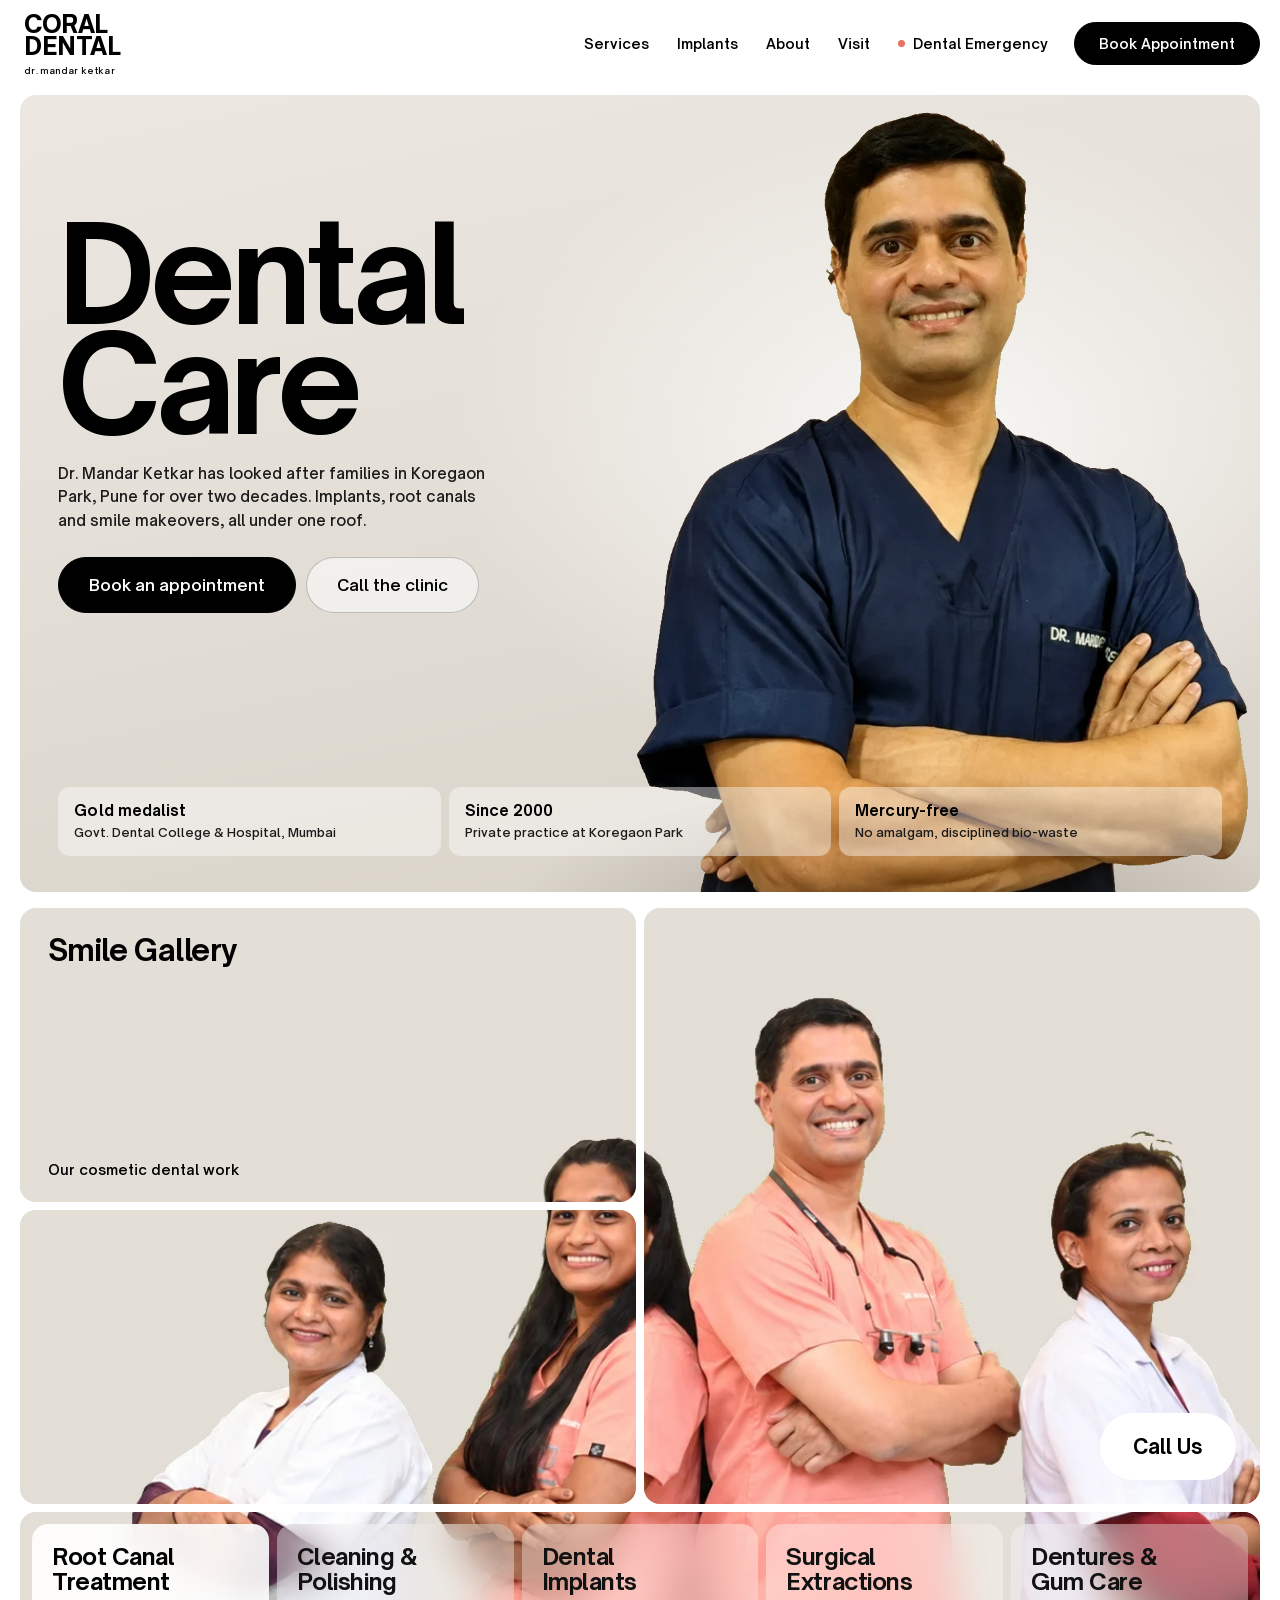
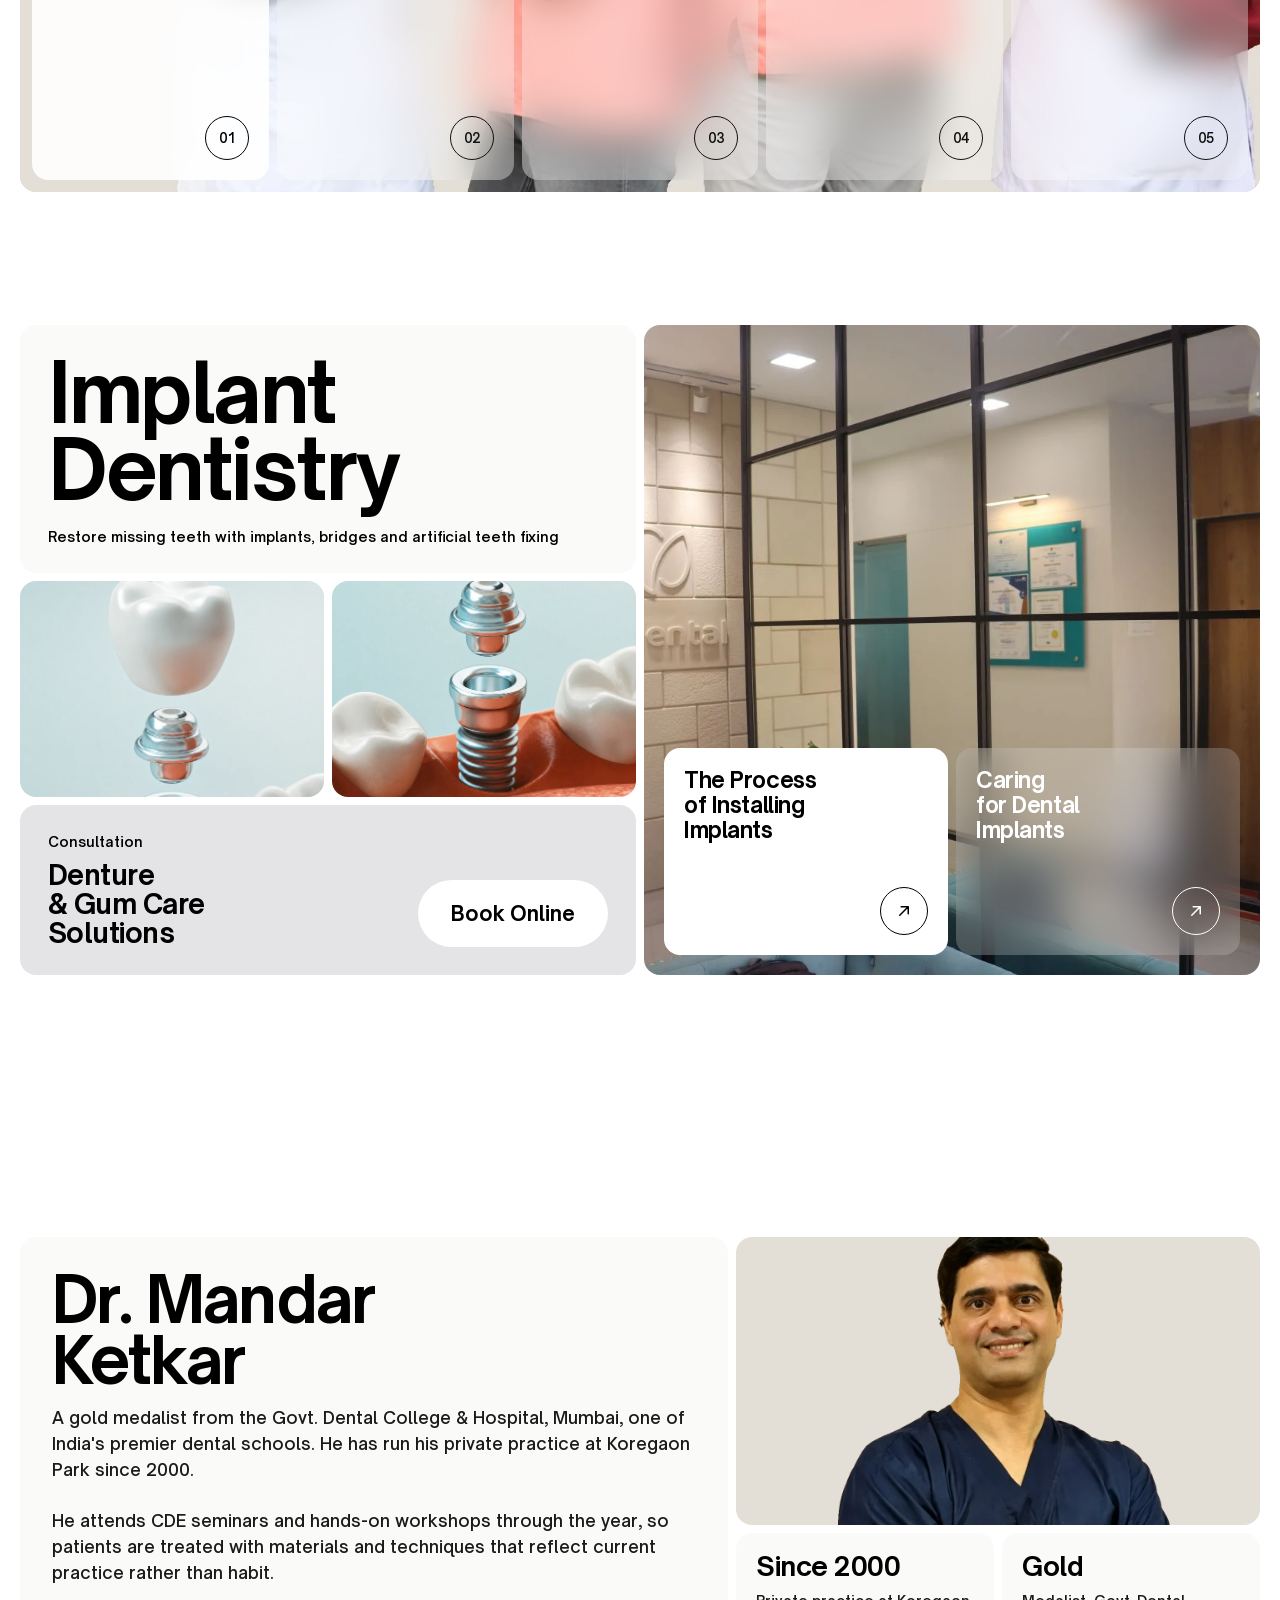
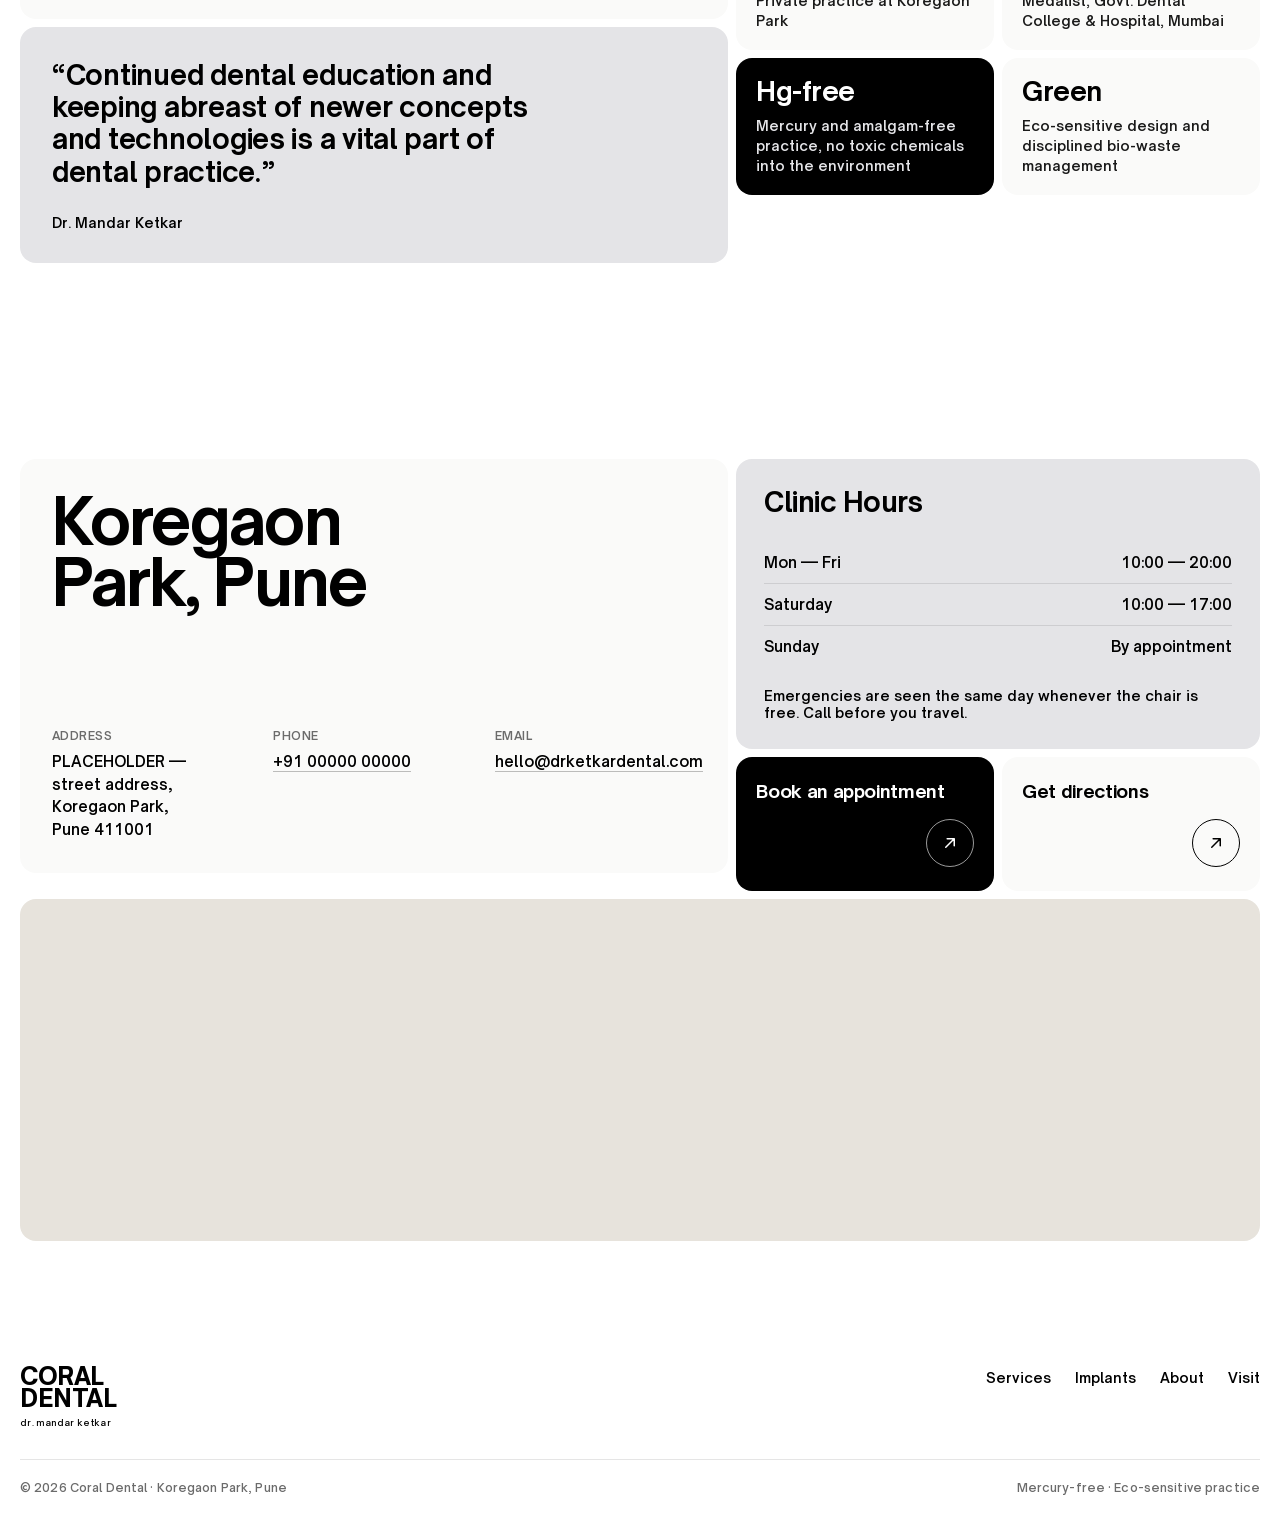
<file: index.html>
<!DOCTYPE html>
<html lang="en">
<head>
<script>document.documentElement.className = 'js';</script>
<meta charset="utf-8">
<meta name="viewport" content="width=device-width, initial-scale=1, viewport-fit=cover">
<title>Coral Dental — Dr. Mandar Ketkar · Implant &amp; Family Dentistry, Koregaon Park, Pune</title>
<meta name="description" content="Coral Dental, the practice of Dr. Mandar Ketkar, gold medalist from Govt. Dental College &amp; Hospital, Mumbai. Implants, root canals, smile makeovers and gentle family dentistry at Koregaon Park, Pune since 2000. Mercury-free practice.">
<meta name="theme-color" content="#ffffff">
<!-- PLACEHOLDER canonical — repoint at the clinic's own domain once it is live -->
<link rel="canonical" href="https://skipary.github.io/Drketan/">

<!-- Open Graph / social -->
<meta property="og:type" content="website">
<meta property="og:title" content="Coral Dental, Dr. Mandar Ketkar · Koregaon Park, Pune">
<meta property="og:description" content="Professional dental care with modern equipment and gentle hands. Implants, root canals and smile makeovers since 2000.">
<meta property="og:image" content="https://skipary.github.io/Drketan/assets/img/clinic-interior.webp">
<meta property="og:url" content="https://skipary.github.io/Drketan/">
<meta name="twitter:card" content="summary_large_image">

<link rel="icon" href="data:image/svg+xml,%3Csvg xmlns='http://www.w3.org/2000/svg' viewBox='0 0 32 32'%3E%3Crect width='32' height='32' rx='8' fill='%23E8705F'/%3E%3Ctext x='16' y='23' font-family='system-ui,sans-serif' font-size='18' font-weight='800' fill='%23fff' text-anchor='middle'%3EC%3C/text%3E%3C/svg%3E">

<!-- Open Sauce One is self-hosted (see assets/fonts/OFL.txt) — the design's
     typeface, real weights, no third-party font CDN. -->
<link rel="preload" as="font" type="font/woff2" href="assets/fonts/open-sauce-one-600.woff2" crossorigin>
<link rel="preload" as="font" type="font/woff2" href="assets/fonts/open-sauce-one-700.woff2" crossorigin>
<link rel="preload" as="image" href="assets/img/hero-doctor.webp" fetchpriority="high">
<link rel="stylesheet" href="styles/base.css">
<link rel="stylesheet" href="styles/sections.css">
<link rel="stylesheet" href="styles/content.css">
<link rel="stylesheet" href="styles/interaction.css">
</head>
<body>

<!--
  ─────────────────────────────────────────────────────────────
  TODO before go-live — replace the placeholder contact details.
  They appear in: the JSON-LD block below, the .site-header,
  the #visit section, the booking dialog and the footer.
  Search for "PLACEHOLDER" to find every one.
  ─────────────────────────────────────────────────────────────
-->
<script type="application/ld+json">
{
  "@context": "https://schema.org",
  "@type": "Dentist",
  "name": "Coral Dental",
  "description": "Family and implant dentistry at Koregaon Park, Pune. Mercury-free, eco-sensitive practice run by Dr. Mandar Ketkar since 2000.",
  "url": "https://skipary.github.io/Drketan/",
  "image": "https://skipary.github.io/Drketan/assets/img/clinic-interior.webp",
  "telephone": "+91-00000-00000",
  "priceRange": "₹₹",
  "address": {
    "@type": "PostalAddress",
    "streetAddress": "PLACEHOLDER — street address",
    "addressLocality": "Koregaon Park, Pune",
    "addressRegion": "Maharashtra",
    "postalCode": "411001",
    "addressCountry": "IN"
  },
  "founder": { "@type": "Person", "name": "Dr. Mandar Ketkar", "jobTitle": "Dental Surgeon" },
  "medicalSpecialty": "Dentistry",
  "availableService": [
    { "@type": "MedicalProcedure", "name": "Root Canal Treatment" },
    { "@type": "MedicalProcedure", "name": "Cleaning & Polishing" },
    { "@type": "MedicalProcedure", "name": "Dental Implants" },
    { "@type": "MedicalProcedure", "name": "Surgical Extractions" },
    { "@type": "MedicalProcedure", "name": "Dentures & Gum Care" }
  ],
  "openingHoursSpecification": [
    { "@type": "OpeningHoursSpecification", "dayOfWeek": ["Monday","Tuesday","Wednesday","Thursday","Friday"], "opens": "10:00", "closes": "20:00" },
    { "@type": "OpeningHoursSpecification", "dayOfWeek": "Saturday", "opens": "10:00", "closes": "17:00" }
  ]
}
</script>

<a class="skip-link" href="#main">Skip to content</a>

<header class="site-header" id="siteHeader">
  <a class="logo" href="#top" aria-label="Coral Dental — home">
    <span class="logo__line">Coral</span>
    <span class="logo__line">Dental</span>
    <span class="logo__sub">dr. mandar ketkar</span>
  </a>

  <nav class="site-nav" id="siteNav" aria-label="Primary">
    <a href="#services">Services</a>
    <a href="#implants">Implants</a>
    <a href="#about">About</a>
    <a href="#visit">Visit</a>
    <!-- PLACEHOLDER phone -->
    <a class="nav-emergency" href="tel:+910000000000"><span class="pulse" aria-hidden="true"></span>Dental Emergency</a>
    <button class="btn btn--dark" data-book>Book Appointment</button>
  </nav>

  <button class="nav-toggle" id="navToggle" aria-expanded="false" aria-controls="siteNav" aria-label="Open menu">
    <span></span><span></span>
  </button>
</header>

<main id="main">

  <!-- ── 1. Hero ─────────────────────────────────────────── -->
  <section class="sect sect--hero" id="top" data-sect="1">
    <div class="hero-panel">
      <div class="hero-glow" aria-hidden="true"></div>
      <div class="mask" data-mask="1" data-mobile-pos="50% 100%" data-mobile-size="contain"></div>
      <div class="hero-ground" aria-hidden="true"></div>

      <div class="hero-block">
        <h1 class="hero-title">
          <span class="rise" style="--i:0">Dental</span>
          <span class="rise" style="--i:1">Care</span>
        </h1>
        <p class="hero-lede rise" style="--i:2">Dr. Mandar Ketkar has looked after families in Koregaon Park, Pune for over two decades. Implants, root canals and smile makeovers, all under one roof.</p>
        <div class="hero-cta rise" style="--i:3">
          <button class="btn btn--dark btn--lg" data-book>Book an appointment</button>
          <!-- PLACEHOLDER phone -->
          <a class="btn btn--ghost btn--lg" href="tel:+910000000000">Call the clinic</a>
        </div>
      </div>

      <ul class="hero-proof rise" style="--i:4">
        <li><strong>Gold medalist</strong><span>Govt. Dental College &amp; Hospital, Mumbai</span></li>
        <li><strong>Since 2000</strong><span>Private practice at Koregaon Park</span></li>
        <li><strong>Mercury-free</strong><span>No amalgam, disciplined bio-waste</span></li>
      </ul>
    </div>
  </section>

  <!-- ── 2. Team + services ──────────────────────────────── -->
  <section class="sect sect--services" id="services" data-sect="2" aria-labelledby="servicesHeading">
    <div class="services-grid">

      <div class="tile tile--gallery">
        <div class="mask" data-mask="2" data-focal="0.5" data-mobile-pos="50% 0%" data-mobile-size="118% auto"></div>
        <h2 class="tile__title" id="servicesHeading">Smile Gallery</h2>
        <span class="tile__note">Our cosmetic dental work</span>
      </div>

      <div class="tile tile--call">
        <div class="mask" data-mask="2" data-focal="0.5" data-mobile-pos="58% 14%"></div>
        <!-- PLACEHOLDER phone -->
        <a class="btn btn--light tile__cta" href="tel:+910000000000">Call Us</a>
      </div>

      <!-- No caption here: the type was covering two of the team's faces. -->
      <div class="tile tile--makeover">
        <div class="mask" data-mask="2" data-focal="0.5"></div>
      </div>

      <div class="tile tile--treatments">
        <div class="mask" data-mask="2" data-focal="0.5" data-mobile-pos="50% 26%"></div>
        <ul class="treatments">
          <li class="treatment treatment--solid"><h3>Root Canal <br>Treatment</h3><span class="treatment__num">01</span></li>
          <li class="treatment"><h3>Cleaning &amp; <br>Polishing</h3><span class="treatment__num">02</span></li>
          <li class="treatment"><h3>Dental <br>Implants</h3><span class="treatment__num">03</span></li>
          <li class="treatment"><h3>Surgical <br>Extractions</h3><span class="treatment__num">04</span></li>
          <li class="treatment"><h3>Dentures &amp; <br>Gum Care</h3><span class="treatment__num">05</span></li>
        </ul>
      </div>

    </div>
  </section>

  <!-- ── 3. Implant dentistry ────────────────────────────── -->
  <section class="sect sect--implants" id="implants" data-sect="3" aria-labelledby="implantsHeading">
    <div class="implants-grid">

      <div class="implants-col">
        <div class="card card--paper implants-intro">
          <h2 class="display" id="implantsHeading">Implant<br>Dentistry</h2>
          <p class="card__note">Restore missing teeth with implants, bridges and artificial teeth fixing</p>
        </div>

        <div class="implants-shots">
          <figure><img src="assets/img/implant-1.webp" alt="Close-up of a dental implant crown being seated" loading="lazy" width="1280" height="1280"></figure>
          <figure><img src="assets/img/implant-2.webp" alt="Cross-section showing a titanium implant post in the jaw" loading="lazy" width="1280" height="1280"></figure>
        </div>

        <div class="card card--mist implants-consult">
          <div>
            <p class="card__note">Consultation</p>
            <h3 class="card__heading">Denture<br>&amp; Gum Care<br>Solutions</h3>
          </div>
          <button class="btn btn--light" data-book>Book Online</button>
        </div>
      </div>

      <div class="implants-photo">
        <img src="assets/img/clinic-interior.webp" alt="Reception and waiting area at Coral Dental" loading="lazy" width="1280" height="853">
        <div class="photo-cards">
          <article class="photo-card">
            <h4>The Process<br>of Installing<br>Implants</h4>
            <span class="arrow" aria-hidden="true"><svg width="14" height="14" viewBox="0 0 14 14" fill="none"><path d="M1 7h12m0 0L8 2m5 5L8 12" stroke="currentColor" stroke-width="1.5" stroke-linecap="round" stroke-linejoin="round"/></svg></span>
          </article>
          <article class="photo-card photo-card--glass">
            <h4>Caring<br>for Dental<br>Implants</h4>
            <span class="arrow" aria-hidden="true"><svg width="14" height="14" viewBox="0 0 14 14" fill="none"><path d="M1 7h12m0 0L8 2m5 5L8 12" stroke="currentColor" stroke-width="1.5" stroke-linecap="round" stroke-linejoin="round"/></svg></span>
          </article>
        </div>
      </div>

    </div>
  </section>

  <!-- ── 4. About Dr. Ketkar ─────────────────────────────── -->
  <section class="sect sect--about" id="about" data-sect="4" aria-labelledby="aboutHeading">
    <div class="about-grid">

      <div class="about-col">
        <div class="card card--paper about-bio">
          <div>
            <h2 class="display display--tight" id="aboutHeading">Dr. Mandar<br>Ketkar</h2>
            <p class="prose">A gold medalist from the Govt. Dental College &amp; Hospital, Mumbai, one of India's premier dental schools. He has run his private practice at Koregaon Park since 2000.</p>
          </div>
          <p class="prose">He attends CDE seminars and hands-on workshops through the year, so patients are treated with materials and techniques that reflect current practice rather than habit.</p>
        </div>

        <blockquote class="card card--mist about-quote">
          <p>“Continued dental education and keeping abreast of newer concepts and technologies is a vital part of dental practice.”</p>
          <cite>Dr. Mandar Ketkar</cite>
        </blockquote>
      </div>

      <div class="about-col">
        <div class="about-portrait">
          <img src="assets/img/hero-doctor.webp" alt="Portrait of Dr. Mandar Ketkar" loading="lazy" width="1254" height="1254">
        </div>

        <div class="facts">
          <div class="fact"><span class="fact__value">Since 2000</span><span class="fact__label">Private practice at Koregaon Park</span></div>
          <div class="fact"><span class="fact__value">Gold</span><span class="fact__label">Medalist, Govt. Dental College &amp; Hospital, Mumbai</span></div>
          <div class="fact fact--dark"><span class="fact__value">Hg-free</span><span class="fact__label">Mercury and amalgam-free practice, no toxic chemicals into the environment</span></div>
          <div class="fact"><span class="fact__value">Green</span><span class="fact__label">Eco-sensitive design and disciplined bio-waste management</span></div>
        </div>
      </div>

    </div>
  </section>

  <!-- ── 5. Visit ────────────────────────────────────────── -->
  <section class="sect sect--visit" id="visit" data-sect="5" aria-labelledby="visitHeading">
    <div class="visit-grid">

      <div class="card card--paper visit-intro">
        <div>
          <h2 class="display display--tight" id="visitHeading">Koregaon<br>Park, Pune</h2>
        </div>
        <dl class="visit-details">
          <div>
            <dt>Address</dt>
            <!-- PLACEHOLDER address -->
            <dd>PLACEHOLDER — street address,<br>Koregaon Park, Pune 411001</dd>
          </div>
          <div>
            <dt>Phone</dt>
            <!-- PLACEHOLDER phone -->
            <dd><a href="tel:+910000000000">+91 00000 00000</a></dd>
          </div>
          <div>
            <dt>Email</dt>
            <!-- PLACEHOLDER email -->
            <dd><a href="mailto:hello@drketkardental.com">hello@drketkardental.com</a></dd>
          </div>
        </dl>
      </div>

      <div class="visit-col">
        <div class="card card--mist visit-hours">
          <h3 class="card__heading">Clinic Hours</h3>
          <ul class="hours">
            <li><span>Mon — Fri</span><span>10:00 — 20:00</span></li>
            <li><span>Saturday</span><span>10:00 — 17:00</span></li>
            <li><span>Sunday</span><span>By appointment</span></li>
          </ul>
          <p class="card__note">Emergencies are seen the same day whenever the chair is free. Call before you travel.</p>
        </div>

        <div class="visit-actions">
          <button class="card card--dark action" data-book>
            <span class="action__label">Book an appointment</span>
            <span class="arrow arrow--light" aria-hidden="true"><svg width="14" height="14" viewBox="0 0 14 14" fill="none"><path d="M1 7h12m0 0L8 2m5 5L8 12" stroke="currentColor" stroke-width="1.5" stroke-linecap="round" stroke-linejoin="round"/></svg></span>
          </button>
          <!-- PLACEHOLDER map query -->
          <a class="card card--paper action" href="https://www.google.com/maps/search/?api=1&query=Dr+Ketkar+Dental+Clinic+Koregaon+Park+Pune" target="_blank" rel="noopener">
            <span class="action__label">Get directions</span>
            <span class="arrow" aria-hidden="true"><svg width="14" height="14" viewBox="0 0 14 14" fill="none"><path d="M1 7h12m0 0L8 2m5 5L8 12" stroke="currentColor" stroke-width="1.5" stroke-linecap="round" stroke-linejoin="round"/></svg></span>
          </a>
        </div>
      </div>

      <div class="visit-map">
        <!-- PLACEHOLDER map query — swap for the clinic's exact pin -->
        <iframe
          title="Map showing Coral Dental in Koregaon Park, Pune"
          src="https://www.google.com/maps?q=Koregaon%20Park%2C%20Pune&output=embed"
          loading="lazy" referrerpolicy="no-referrer-when-downgrade"></iframe>
      </div>

    </div>
  </section>

</main>

<footer class="site-footer">
  <div class="footer-top">
    <a class="logo logo--footer" href="#top">
      <span class="logo__line">Coral</span>
      <span class="logo__line">Dental</span>
      <span class="logo__sub">dr. mandar ketkar</span>
    </a>
    <nav class="footer-nav" aria-label="Footer">
      <a href="#services">Services</a>
      <a href="#implants">Implants</a>
      <a href="#about">About</a>
      <a href="#visit">Visit</a>
    </nav>
  </div>
  <div class="footer-bottom">
    <span>© <span id="year">2026</span> Coral Dental · Koregaon Park, Pune</span>
    <span>Mercury-free · Eco-sensitive practice</span>
  </div>
</footer>

<!-- Booking: no backend, so the form hands off to WhatsApp or the phone -->
<dialog class="booking" id="booking" aria-labelledby="bookingTitle">
  <div class="booking__grabber" aria-hidden="true"></div>
  <form method="dialog" class="booking__close-form">
    <button class="booking__close" aria-label="Close">&times;</button>
  </form>
  <h2 class="card__heading" id="bookingTitle">Book an<br>appointment</h2>
  <p class="card__note">Send the details straight to the clinic — we confirm the slot by reply.</p>
  <form class="booking__form" id="bookingForm">
    <label>Your name
      <input type="text" name="name" required autocomplete="name" placeholder="Full name">
    </label>
    <label>Phone
      <input type="tel" name="phone" required autocomplete="tel" inputmode="tel" placeholder="+91 00000 00000">
    </label>
    <label>Treatment
      <select name="treatment">
        <option>General check-up</option>
        <option>Root canal treatment</option>
        <option>Cleaning &amp; polishing</option>
        <option>Dental implants</option>
        <option>Surgical extraction</option>
        <option>Dentures &amp; gum care</option>
        <option>Smile makeover</option>
        <option>Dental emergency</option>
      </select>
    </label>
    <label>Preferred date
      <input type="date" name="date">
    </label>
    <div class="booking__actions">
      <button type="submit" class="btn btn--dark">Send on WhatsApp</button>
      <!-- PLACEHOLDER phone -->
      <a class="btn btn--outline" href="tel:+910000000000">Call the clinic</a>
    </div>
  </form>
</dialog>

<script src="scripts/main.js" defer></script>
<script src="scripts/booking-sheet.js" defer></script>
</body>
</html>
</file>
<file: styles/base.css>
/* ==========================================================================
   base.css — design tokens, reset, shared primitives, header, footer, dialog
   Tokens mirror the Claude Design handoff: 16px radii, 8px gutters, 20px rails.
   ========================================================================== */

/* Open Sauce One by Marcelo Magalhães, SIL OFL 1.1 — assets/fonts/OFL.txt.
   Subset to latin; only the five weights the site actually uses. */
@font-face { font-family: 'Open Sauce One'; src: url('../assets/fonts/open-sauce-one-400.woff2') format('woff2'); font-weight: 400; font-style: normal; font-display: swap; }
@font-face { font-family: 'Open Sauce One'; src: url('../assets/fonts/open-sauce-one-500.woff2') format('woff2'); font-weight: 500; font-style: normal; font-display: swap; }
@font-face { font-family: 'Open Sauce One'; src: url('../assets/fonts/open-sauce-one-600.woff2') format('woff2'); font-weight: 600; font-style: normal; font-display: swap; }
@font-face { font-family: 'Open Sauce One'; src: url('../assets/fonts/open-sauce-one-700.woff2') format('woff2'); font-weight: 700; font-style: normal; font-display: swap; }
@font-face { font-family: 'Open Sauce One'; src: url('../assets/fonts/open-sauce-one-800.woff2') format('woff2'); font-weight: 800; font-style: normal; font-display: swap; }

:root {
  --ink:        #000;
  --ink-soft:   #1a1a1a;
  --ink-mute:   #6b6b6b;
  --paper:      #fafaf9;   /* light card */
  --mist:       #e4e4e7;   /* grey card */
  --sand:       #e3ded6;   /* photo backdrop */
  --sand-warm:  #e7e3dc;
  --white:      #fff;

  /* The clinic is named Coral and the team wears it — sampled from the
     scrubs in team-section2.webp. Accent only; too light for body text. */
  --coral:      #e8705f;
  --coral-deep: #b8442f;   /* passes AA on light surfaces */

  --gap:  8px;
  --rail: 20px;
  --r:    16px;
  --r-pill: 9999px;

  --header-h: 96px;
  --ease: cubic-bezier(0.16, 1, 0.3, 1);

  --fs-body: 14px;
  --fs-prose: 17px;

  /* One tracking ramp: the larger the type, the tighter it sets. */
  --track-display: -.03em;
  --track-head:    -.02em;
  --track-sub:     -.01em;

  /* Space between a heading and what follows it, and between blocks. */
  --space-head: 14px;
  --space-block: 26px;
}

@media (max-width: 900px) {
  :root { --rail: 12px; --header-h: 84px; }
}

*, *::before, *::after { box-sizing: border-box; }

html {
  scroll-behavior: smooth;
  scroll-padding-top: calc(var(--header-h) + 8px);
  -webkit-text-size-adjust: 100%;
}

body {
  margin: 0;
  background: var(--white);
  color: var(--ink);
  font-family: 'Open Sauce One', system-ui, -apple-system, sans-serif;
  font-size: var(--fs-body);
  -webkit-font-smoothing: antialiased;
  -moz-osx-font-smoothing: grayscale;
  overflow-x: hidden;
}

h1, h2, h3, h4, p, figure, blockquote, dl, dd { margin: 0; }

/* Headings set their own last line rather than leaving a one-word orphan. */
h1, h2, h3, h4, .action__label, .hero-proof strong {
  text-wrap: balance;
  letter-spacing: var(--track-head);
}
p, dd, li, cite, figcaption { text-wrap: pretty; }
ul { margin: 0; padding: 0; list-style: none; }
img { max-width: 100%; display: block; }
button { font: inherit; color: inherit; }

a { color: inherit; text-decoration: none; transition: color .2s; }
a:hover { color: var(--ink-mute); }

:focus-visible {
  outline: 2px solid var(--ink);
  outline-offset: 3px;
  border-radius: 4px;
}

/* Browser chrome ships with defaults that belong to no design system.
   Selection, caret, scrollbar and numerals are part of the page too. */
::selection { background: var(--coral); color: var(--white); }
::-moz-selection { background: var(--coral); color: var(--white); }

html {
  caret-color: var(--ink);
  scrollbar-width: thin;
  scrollbar-color: rgba(0, 0, 0, .32) transparent;
}
::-webkit-scrollbar { width: 10px; height: 10px; }
::-webkit-scrollbar-track { background: transparent; }
::-webkit-scrollbar-thumb {
  background: rgba(0, 0, 0, .26);
  border: 3px solid var(--white);
  border-radius: var(--r-pill);
}
::-webkit-scrollbar-thumb:hover { background: rgba(0, 0, 0, .45); }

.skip-link {
  position: fixed; top: 8px; left: 8px; z-index: 200;
  padding: 10px 16px; background: var(--ink); color: var(--white);
  border-radius: var(--r-pill); font-weight: 600;
  transform: translateY(-200%); transition: transform .2s;
}
.skip-link:focus-visible { transform: none; color: var(--white); }

/* ── Buttons ────────────────────────────────────────────────────────────── */

.btn {
  display: inline-flex; align-items: center; justify-content: center;
  border: 1px solid transparent; border-radius: var(--r-pill);
  font-family: inherit; font-weight: 600; white-space: nowrap; cursor: pointer;
  transition: background-color .2s, color .2s, transform .2s, border-color .2s;
}
.btn--dark {
  padding: 12px 24px; font-size: 14px;
  background: var(--ink); border-color: var(--ink); color: var(--white);
}
.btn--dark:hover { background: var(--white); color: var(--ink); }

.btn--light {
  padding: 20px 32px; font-size: 20px; font-weight: 700;
  background: var(--white); color: var(--ink);
}
.btn--light:hover { transform: scale(1.05); color: var(--ink); }

.btn--outline {
  padding: 12px 24px; font-size: 14px;
  background: transparent; border-color: var(--ink); color: var(--ink);
}
.btn--outline:hover { background: var(--ink); color: var(--white); }

.btn--ghost {
  background: rgba(255, 255, 255, .55);
  border-color: rgba(0, 0, 0, .22);
  color: var(--ink);
  backdrop-filter: blur(10px);
  -webkit-backdrop-filter: blur(10px);
}
.btn--ghost:hover { background: var(--ink); border-color: var(--ink); color: var(--white); }

.btn--lg { padding: 17px 30px; font-size: 16px; }

/* ── Entrance ───────────────────────────────────────────────────────────── */
/* Guarded on html.js so a failed script can never leave the hero blank. */

.js .rise { opacity: 0; transform: translateY(20px); }
.js [data-ready] .rise { animation: rise .75s var(--ease) forwards; animation-delay: calc(var(--i, 0) * 75ms); }
@keyframes rise { to { opacity: 1; transform: none; } }

/* ── Header ─────────────────────────────────────────────────────────────── */

.site-header {
  position: fixed; top: 0; left: 0; right: 0; z-index: 50;
  display: flex; align-items: center; justify-content: space-between;
  padding: 12px var(--rail) 12px 24px;
  background: rgba(255, 255, 255, .82);
  backdrop-filter: blur(12px);
  -webkit-backdrop-filter: blur(12px);
  transition: transform .35s var(--ease), box-shadow .3s;
}
.site-header[data-hidden] { transform: translateY(-102%); }
.site-header[data-scrolled] { box-shadow: 0 1px 0 rgba(0, 0, 0, .07); }

.logo { display: flex; flex-direction: column; }
.logo:hover { color: inherit; }
.logo__line {
  font-size: 24px; font-weight: 800; text-transform: uppercase;
  letter-spacing: -.02em; line-height: 1;
}
.logo__line + .logo__line { margin-top: -2px; }
.logo__sub { font-size: 9px; font-weight: 500; line-height: 1; margin-top: 8px; letter-spacing: .04em; }

.site-nav { display: flex; align-items: center; gap: 24px; }
/* padding keeps text links at a 24px minimum tap target */
.site-nav > a { display: inline-flex; align-items: center; min-height: 26px; padding: 5px 2px; font-size: 14px; font-weight: 600; }

.nav-emergency { display: inline-flex; align-items: center; gap: 8px; }
.pulse {
  width: 7px; height: 7px; border-radius: 50%; background: var(--coral);
  box-shadow: 0 0 0 0 rgba(232, 112, 95, .6);
  animation: pulse 2s infinite;
}
@keyframes pulse {
  70%  { box-shadow: 0 0 0 8px rgba(232, 112, 95, 0); }
  100% { box-shadow: 0 0 0 0 rgba(232, 112, 95, 0); }
}

.nav-toggle {
  display: none;
  width: 44px; height: 44px; padding: 0;
  background: none; border: 1px solid var(--ink); border-radius: var(--r-pill);
  cursor: pointer;
}
.nav-toggle span {
  display: block; width: 18px; height: 1.5px; margin: 4px auto;
  background: var(--ink); transition: transform .3s var(--ease), opacity .2s;
}
.nav-toggle[aria-expanded="true"] span:first-child { transform: translateY(5.5px) rotate(45deg); }
.nav-toggle[aria-expanded="true"] span:last-child  { transform: translateY(-5.5px) rotate(-45deg); }

@media (max-width: 900px) {
  .nav-toggle { display: block; }
  .site-nav {
    position: fixed; inset: var(--header-h) 0 auto 0;
    flex-direction: column; align-items: stretch; gap: 0;
    padding: 8px var(--rail) 20px;
    background: rgba(255, 255, 255, .98);
    backdrop-filter: blur(16px);
    -webkit-backdrop-filter: blur(16px);
    box-shadow: 0 20px 40px -24px rgba(0, 0, 0, .35);
    transform: translateY(-8px); opacity: 0; visibility: hidden;
    transition: opacity .25s var(--ease), transform .25s var(--ease), visibility .25s;
  }
  .site-nav[data-open] { transform: none; opacity: 1; visibility: visible; }
  .site-nav > a { padding: 16px 4px; font-size: 20px; font-weight: 700; border-bottom: 1px solid rgba(0, 0, 0, .08); }
  .site-nav .btn--dark { margin-top: 16px; padding: 16px 24px; font-size: 16px; }
}

/* ── Footer ─────────────────────────────────────────────────────────────── */

.site-footer { padding: 64px var(--rail) 28px; }
.footer-top {
  display: flex; flex-wrap: wrap; align-items: flex-start;
  justify-content: space-between; gap: 32px;
  padding-bottom: 32px; border-bottom: 1px solid rgba(0, 0, 0, .1);
}
.footer-nav { display: flex; flex-wrap: wrap; gap: 8px 24px; font-size: 14px; font-weight: 600; }
.footer-nav a { display: inline-flex; align-items: center; min-height: 26px; }
.footer-bottom {
  display: flex; flex-wrap: wrap; justify-content: space-between; gap: 8px;
  padding-top: 20px; font-size: 12px; font-weight: 500; color: var(--ink-mute);
}

/* ── Booking dialog ─────────────────────────────────────────────────────── */

.booking {
  width: min(440px, calc(100vw - 24px));
  padding: 32px; border: none; border-radius: var(--r);
  background: var(--paper); color: var(--ink);
}
.booking::backdrop { background: rgba(0, 0, 0, .45); backdrop-filter: blur(4px); }
.booking[open] { animation: dialog-in .35s var(--ease); }
.booking__grabber { display: none; }

/* ── The sheet ───────────────────────────────────────────────────────────
   On a phone the dialog becomes a surface the thumb owns, so it arrives
   from the bottom edge and leaves the same way. scripts/booking-sheet.js
   drives the transform; the translateY below is only the resting place it
   starts from, and is gated on html.js so a dead script cannot hide it. */

@media (max-width: 700px) {
  .booking {
    width: 100%;
    max-width: none;
    max-height: 86vh;
    margin: auto auto 0;
    padding: 12px 20px calc(26px + env(safe-area-inset-bottom));
    border-radius: 22px 22px 0 0;
    overflow-y: auto;
    overscroll-behavior: contain;
  }
  .js .booking { transform: translateY(100%); }
  .booking[open] { animation: none; }

  /* the scrim thins as the sheet is thrown, so dimming follows the thumb */
  .booking::backdrop { background: rgba(0, 0, 0, calc(var(--dim, 1) * .5)); }

  .booking__grabber {
    display: block;
    width: 40px;
    height: 4px;
    margin: 2px auto 16px;
    border-radius: var(--r-pill);
    background: rgba(0, 0, 0, .22);
  }
  .booking__close-form { top: 20px; }
}
@keyframes dialog-in { from { opacity: 0; transform: translateY(12px) scale(.98); } }

.booking__close-form { position: absolute; top: 16px; right: 16px; }
.booking__close {
  width: 36px; height: 36px; padding: 0; font-size: 22px; line-height: 1;
  background: none; border: 1px solid rgba(0, 0, 0, .2); border-radius: var(--r-pill);
  cursor: pointer; transition: background-color .2s, color .2s;
}
.booking__close:hover { background: var(--ink); color: var(--white); }

.booking .card__note { margin: 12px 0 20px; }
.booking__form { display: flex; flex-direction: column; gap: 14px; }
.booking__form label {
  display: flex; flex-direction: column; gap: 6px;
  font-size: 13px; font-weight: 600;
}
.booking__form input,
.booking__form select {
  padding: 13px 14px; font: inherit; font-size: 15px; font-weight: 500;
  background: var(--white); color: var(--ink);
  border: 1px solid rgba(0, 0, 0, .16); border-radius: 10px;
}
.booking__form input:focus-visible,
.booking__form select:focus-visible { outline-offset: 0; border-color: var(--ink); }
.booking__actions { display: flex; flex-wrap: wrap; gap: 10px; margin-top: 6px; }
.booking__actions .btn { flex: 1; }

/* Scroll reveals start at opacity 0 via JS; make sure print never catches a
   section mid-reveal. */
@media print {
  .rise { opacity: 1 !important; transform: none !important; animation: none !important; }
  .site-header, .booking { display: none !important; }
}

/* ── Motion preferences ─────────────────────────────────────────────────── */

@media (prefers-reduced-motion: reduce) {
  html { scroll-behavior: auto; }
  *, *::before, *::after {
    animation-duration: .001ms !important;
    animation-iteration-count: 1 !important;
    transition-duration: .001ms !important;
  }
}

@media (max-width: 700px) {
  .footer-nav { font-size: 15px; }
  .footer-bottom { font-size: 13px; }
}
</file>
<file: styles/sections.css>
/* ==========================================================================
   sections.css — the two viewport-locked sections that share one photograph
   across their tiles (hero + services). Positioning of `.mask` is computed in
   scripts/main.js; everything else lives here.
   ========================================================================== */

.sect {
  width: 100%;
  padding: var(--gap) var(--rail);
  display: flex;
  flex-direction: column;
  gap: var(--gap);
}

.mask {
  position: absolute;
  inset: 0;
  background-color: var(--sand);
  background-repeat: no-repeat;
}

/* ── 1. Hero ────────────────────────────────────────────────────────────── */

.sect--hero {
  height: 100vh;
  height: 100svh;
  overflow: hidden;
  padding-top: calc(var(--header-h) + var(--gap));
  position: relative;
}

.hero-panel {
  position: relative;
  flex: 1;
  min-height: 300px;
  border-radius: var(--r);
  overflow: hidden;
  /* the flat swatch reads as a placeholder; a warm-to-cool wash gives it air */
  background: linear-gradient(168deg, #ece8e1 0%, #e3ded6 46%, #d8d2c8 100%);
  display: flex;
  flex-direction: column;
  justify-content: center;
  padding: clamp(20px, 4vh, 48px) clamp(20px, 3vw, 44px);
  isolation: isolate;
}

/* Light bloom behind the portrait so he sits in the frame instead of on it. */
.hero-glow {
  position: absolute;
  inset: 0;
  z-index: 1;
  background: radial-gradient(58% 62% at 74% 44%, rgba(255, 255, 255, .78), rgba(255, 255, 255, 0) 68%);
}
/* …and a contact shadow where he meets the bottom edge. */
.hero-ground {
  position: absolute;
  inset: auto 0 0 0;
  z-index: 3;
  height: 26%;
  background: radial-gradient(46% 100% at 72% 118%, rgba(58, 48, 36, .3), rgba(58, 48, 36, 0) 72%);
}

.hero-panel > .mask { z-index: 2; background-color: transparent; }
.hero-panel > *:not(.hero-glow):not(.mask):not(.hero-ground) { position: relative; z-index: 10; }

.hero-block { margin-top: auto; margin-bottom: auto; }

.hero-title {
  font-size: min(clamp(3rem, 10.5vw, 10rem), 25vh);
  font-weight: 700;
  line-height: .82;
  letter-spacing: -.038em;   /* the floor is -.04em */
}
.hero-title span { display: block; }

.hero-lede {
  margin-top: clamp(18px, 2.6vh, 28px);
  max-width: 44ch;
  font-size: clamp(15px, 1.15vw, 18px);
  font-weight: 500;
  line-height: 1.55;
  letter-spacing: 0;
  text-wrap: pretty;
  color: var(--ink-soft);
}

.hero-cta { display: flex; flex-wrap: wrap; gap: 10px; margin-top: clamp(18px, 2.8vh, 30px); }

/* Glass chips echo the treatment cards in the next section. */
.hero-proof {
  display: flex;
  gap: var(--gap);
  margin-top: auto;
}
.hero-proof li {
  flex: 1;
  min-width: 0;
  padding: 14px 16px;
  border-radius: 12px;
  background: rgba(255, 255, 255, .42);
  backdrop-filter: blur(14px);
  -webkit-backdrop-filter: blur(14px);
}
.hero-proof strong { display: block; font-size: 15px; font-weight: 700; }
.hero-proof span { display: block; margin-top: 4px; font-size: 12.5px; font-weight: 500; line-height: 1.4; letter-spacing: 0; color: var(--ink-soft); }


/* ── 2. Team photo + treatments ─────────────────────────────────────────── */

.sect--services {
  height: 100vh;
  height: 100svh;
  overflow: hidden;
}

.services-grid {
  flex: 1;
  min-height: 0;
  display: grid;
  grid-template-columns: 1fr 1fr;
  grid-template-rows: 1fr 1fr .95fr;
  gap: var(--gap);
}

.tile { position: relative; border-radius: var(--r); overflow: hidden; }
.tile--call { grid-row: span 2; }
.tile--treatments { grid-column: span 2; }

.tile__title { position: absolute; top: 24px; left: 28px; z-index: 10; font-size: clamp(26px, 2.3vw, 32px); font-weight: 700; }
.tile__note  { position: absolute; bottom: 24px; left: 28px; z-index: 10; font-size: 14px; font-weight: 600; letter-spacing: 0; }
.tile__cta   { position: absolute; bottom: 24px; right: 24px; z-index: 10; }

.treatments {
  position: absolute;
  inset: 0;
  z-index: 10;
  display: flex;
  gap: var(--gap);
  padding: 12px;
}

.treatment {
  flex: 1;
  min-width: 0;
  border-radius: var(--r);
  padding: 20px;
  display: flex;
  flex-direction: column;
  justify-content: space-between;
  gap: 12px;
  color: #111;
  background: rgba(255, 255, 255, .35);
  backdrop-filter: blur(20px);
  -webkit-backdrop-filter: blur(20px);
  transition: background-color .3s var(--ease), transform .3s var(--ease);
}
.treatment--solid {
  color: var(--ink);
  background: rgba(255, 255, 255, .9);
  backdrop-filter: blur(12px);
  -webkit-backdrop-filter: blur(12px);
}
.treatment:hover { background: rgba(255, 255, 255, .92); transform: translateY(-4px); }

.treatment h3 { font-size: clamp(1.1rem, 1.8vw, 1.85rem); font-weight: 700; line-height: 1.08; letter-spacing: var(--track-head); }

.treatment__num {
  align-self: flex-end;
  width: 44px;
  height: 44px;
  flex-shrink: 0;
  border-radius: var(--r-pill);
  border: 1px solid currentColor;
  display: flex;
  align-items: center;
  justify-content: center;
  font-size: 13px;
  font-weight: 600;
}

/* ── Responsive ─────────────────────────────────────────────────────────── */

@media (max-width: 1100px) {
  .treatment { padding: 16px; }
  .treatment__num { width: 38px; height: 38px; }
}

@media (max-width: 900px) {
  /* Same idea as desktop: the photograph is the backdrop and the copy sits
     over it. Scrims carry the black type across the picture — the portrait
     is a keyed cut-out, so it fades into the panel with no hard edge. */

  .sect--hero { height: auto; min-height: 100svh; }

  /* --band pins the portrait's height, the fade's end and where the copy
     starts to one number, so they cannot drift apart across devices. */
  .hero-panel {
    --band: clamp(250px, 43vh, 400px);
    padding: 20px;
    justify-content: flex-start;
  }
  .hero-panel > .mask {
    inset: 0 0 auto 0;
    height: var(--band);
  }
  .hero-glow {
    display: block;
    z-index: 4;
    background: linear-gradient(to bottom,
      rgba(235, 231, 224, 0) calc(var(--band) - 104px),
      rgba(235, 231, 224, .86) calc(var(--band) - 30px),
      #ebe7e0 var(--band));
  }
  .hero-ground { display: none; }

  .hero-block { margin: 0; padding-top: calc(var(--band) - 46px); }
  .hero-lede { max-width: none; }
  .hero-cta { flex-direction: column; align-items: stretch; gap: 8px; }
  .hero-cta .btn { width: 100%; }
  /* translucent glass reads muddy over a photograph */
  .hero-cta .btn--ghost { background: rgba(255, 255, 255, .92); }

  .hero-proof { margin-top: 26px; flex-wrap: wrap; gap: 6px; }
  .hero-proof li {
    flex: 0 0 auto;
    padding: 9px 14px;
    border-radius: var(--r-pill);
    background: rgba(255, 255, 255, .72);
  }
  .hero-proof strong { font-size: 13px; }
  .hero-proof span { display: none; }

  /* ── Services ─────────────────────────────────────────────────────────── */

  /* Built like the hero and like desktop: ONE panel, the staff photograph
     behind all of it, everything else laid over the picture. The group shot
     appears once — three separate crops of it read as a mistake. */
  .sect--services { height: auto; overflow: visible; }
  .services-grid {
    position: relative;
    display: flex;
    flex-direction: column;
    gap: 0;
    background: var(--paper);
    border-radius: var(--r);
    overflow: hidden;
  }
  .tile--makeover { display: none; }  /* empty once the caption was removed */
  .tile { border-radius: 0; background: none; }

  /* who we are, what we do, how to reach us */
  .tile--gallery    { order: 1; }
  .tile--treatments { order: 2; }
  .tile--call       { order: 3; }

  .tile--call > .mask,
  .tile--treatments > .mask { display: none; }

  /* The gallery tile goes static so its photo and scrim escape to the panel
     and back the whole of it, exactly one instance of the picture. */
  .tile--gallery {
    position: static;
    min-height: clamp(238px, 35vh, 330px);
    display: flex;
    flex-direction: column;
    justify-content: flex-end;
    padding: 0 20px 12px;
  }
  .tile--gallery > .mask { position: absolute; inset: 0; z-index: 0; }
  .tile--gallery::after {
    content: '';
    position: absolute;
    inset: 0;
    z-index: 1;
    pointer-events: none;
    background: linear-gradient(to bottom,
      rgba(250, 250, 249, 0) 17%,
      rgba(250, 250, 249, .82) 33%,
      rgba(250, 250, 249, .92) 100%);
  }

  .tile__title,
  .tile__note {
    position: relative;
    z-index: 2;
    top: auto; bottom: auto; left: auto;
  }
  .tile__title { font-size: clamp(26px, 7.4vw, 32px); letter-spacing: -.02em; }
  .tile__note  { margin-top: 4px; color: var(--ink-soft); }

  /* Treatments keep their desktop form: glass tiles over the photograph,
     heading at the top, number in the corner. Two per row on a phone. */
  .tile--treatments { position: relative; z-index: 2; padding: 4px 12px 8px; }
  .treatments {
    position: static;
    display: grid;
    grid-template-columns: 1fr 1fr;
    gap: var(--gap);
    padding: 0;
  }
  .treatment {
    flex-direction: column;
    align-items: stretch;
    justify-content: space-between;
    gap: 12px;
    min-height: 112px;
    padding: 16px 18px;
    border-radius: 14px;
    background: rgba(255, 255, 255, .62);
    backdrop-filter: blur(16px);
    -webkit-backdrop-filter: blur(16px);
    color: var(--ink);
  }
  .treatment--solid { background: rgba(255, 255, 255, .9); }
  .treatment:last-child { grid-column: span 2; }
  .treatment:hover { transform: none; }
  .treatment h3 { font-size: 17px; line-height: 1.15; }
  .treatment h3 br { display: block; }
  .treatment__num {
    align-self: flex-end;
    width: 38px;
    height: 38px;
    font-size: 12px;
    border-color: rgba(0, 0, 0, .3);
  }

  /* Closing call-to-action, still inside the same panel. */
  .tile--call {
    position: relative;
    z-index: 2;
    padding: 18px 20px 22px;
    display: flex;
    flex-direction: column;
    gap: 16px;
    min-height: 0;
  }
  .tile__cta {
    position: static;
    padding: 17px 28px;
    font-size: 17px;
    background: var(--coral);
    color: var(--white);
  }
  .tile__cta:hover { background: var(--white); color: var(--ink); transform: none; }
}

/* ── Phones only ────────────────────────────────────────────────────────────
   Deliberately below the tablet range: everything from 701px up keeps the
   layout above untouched.
   ────────────────────────────────────────────────────────────────────────── */

@media (max-width: 700px) {
  /* Three claims, one line. Equal shares with a fluid label so they still
     fit at 360px without wrapping. */
  .hero-proof { flex-wrap: nowrap; gap: 5px; }
  .hero-proof li {
    flex: 1 1 0;
    min-width: 0;
    padding: 9px 8px;
    text-align: center;
  }
  .hero-proof strong { font-size: clamp(10.5px, 3.1vw, 13px); white-space: nowrap; }

  /* The phone headline is larger now, so the portrait band and the gaps
     around the buttons give back the height it borrowed — this keeps the
     hero to a single screen. Tablet keeps its original proportions. */
  .hero-panel { --band: clamp(230px, 37vh, 380px); }
  .hero-cta { margin-top: clamp(16px, 2.1vh, 26px); }
  .hero-proof { margin-top: 20px; }

  /* Phone type scale. The clamp minimums elsewhere are floors chosen for
     desktop maximums, not a scale — at 390px the hero headline and every
     section heading both landed on 48px and the hierarchy disappeared. */
  .hero-title { font-size: clamp(3.1rem, 13.5vw, 3.6rem); }
  .hero-lede  { font-size: 14px; line-height: 1.55; }
  .tile__title { font-size: 22px; }
  .tile__note  { font-size: 15px; }
  .treatment h3 { font-size: 16.5px; }

  /* Treatment names carry themselves; the numbering added nothing. */
  .treatment__num { display: none; }
  .treatment {
    justify-content: center;
    gap: 0;
    min-height: 84px;
  }
  /* The last tile spans both columns, so its name fits on one line. */
  .treatment:last-child h3 br { display: none; }

  .tile--call { padding-top: 6px; }
}
</file>
<file: styles/content.css>
/* ==========================================================================
   content.css — the document sections that scroll normally:
   implant dentistry, about Dr. Ketkar, and visiting the clinic.
   ========================================================================== */

/* These grids are shorter than a screen on a laptop, so centre them inside the
   full-height section rather than leaving the slack at the bottom. */
.sect--implants,
.sect--about,
.sect--visit {
  min-height: 100vh;
  height: auto;
  overflow: visible;
  justify-content: center;
}

@media (max-width: 900px) {
  .sect--implants,
  .sect--about,
  .sect--visit { min-height: 0; padding-top: 24px; padding-bottom: 24px; }
}

/* ── Shared card primitives ─────────────────────────────────────────────── */

.card { border-radius: var(--r); padding: 28px; }
.card--paper { background: var(--paper); }
.card--mist  { background: var(--mist); }
.card--dark  { background: var(--ink); color: var(--white); }

.card__note    { font-size: 14px; font-weight: 600; letter-spacing: 0; }
.card__heading {
  font-size: clamp(24px, 2.1vw, 30px);
  font-weight: 700;
  line-height: 1.08;
  letter-spacing: var(--track-head);
}

.display {
  font-size: clamp(3rem, 6.4vw, 6rem);   /* 6rem is the display ceiling */
  font-weight: 700;
  line-height: .95;
  letter-spacing: var(--track-display);
}
.display--tight { font-size: clamp(2.5rem, 5vw, 4.6rem); }

.prose {
  max-width: 64ch;
  font-size: var(--fs-prose);
  font-weight: 500;
  line-height: 1.55;
  letter-spacing: 0;
  color: var(--ink-soft);
}

.arrow {
  align-self: flex-end;
  width: 48px;
  height: 48px;
  flex-shrink: 0;
  border: 1px solid currentColor;
  border-radius: var(--r-pill);
  display: flex;
  align-items: center;
  justify-content: center;
  transition: transform .3s var(--ease);
}
.arrow svg { transform: rotate(-45deg); }

/* ── 3. Implant dentistry ───────────────────────────────────────────────── */

.implants-grid,
.about-grid { display: grid; align-items: start; gap: var(--gap); }
.implants-grid { grid-template-columns: 1fr 1fr; }

.implants-col { display: flex; flex-direction: column; gap: var(--gap); }

.implants-intro {
  display: flex;
  flex-direction: column;
  justify-content: space-between;
  gap: 20px;
}

.implants-shots { display: flex; gap: var(--gap); height: clamp(160px, 24vh, 280px); }
.implants-shots figure {
  flex: 1;
  min-width: 0;
  border-radius: var(--r);
  overflow: hidden;
  background: var(--sand-warm);
}
.implants-shots img { width: 100%; height: 100%; object-fit: cover; }

.implants-consult {
  display: flex;
  align-items: flex-end;
  justify-content: space-between;
  gap: 16px;
  flex-wrap: wrap;
}
.implants-consult .card__note { margin-bottom: 10px; }

.implants-photo {
  position: relative;
  border-radius: var(--r);
  overflow: hidden;
  align-self: stretch;
  min-height: 360px;
  background: var(--sand-warm);
}
.implants-photo > img { width: 100%; height: 100%; object-fit: cover; }

.photo-cards {
  position: absolute;
  bottom: 20px;
  left: 20px;
  right: 20px;
  display: flex;
  gap: var(--gap);
}

.photo-card {
  flex: 1;
  min-width: 0;
  height: clamp(150px, 23vh, 208px);
  padding: 20px;
  border-radius: var(--r);
  background: var(--white);
  display: flex;
  flex-direction: column;
  justify-content: space-between;
  gap: 12px;
}
.photo-card h4 { font-size: clamp(20px, 1.7vw, 24px); font-weight: 700; line-height: 1.14; }
.photo-card:hover .arrow { transform: translate(3px, -3px); }

.photo-card--glass {
  background: rgba(255, 255, 255, .2);
  backdrop-filter: blur(20px);
  -webkit-backdrop-filter: blur(20px);
  color: var(--white);
}

/* ── 4. About ───────────────────────────────────────────────────────────── */

.about-grid { grid-template-columns: 1.15fr .85fr; }
.about-col { display: flex; flex-direction: column; gap: var(--gap); }

.about-bio {
  padding: 32px;
  display: flex;
  flex-direction: column;
  justify-content: space-between;
  gap: 24px;
}
.about-bio .display { margin-bottom: var(--space-head); }

.about-quote {
  padding: 32px;
  display: flex;
  flex-direction: column;
  justify-content: center;
}
.about-quote p {
  max-width: 32ch;
  font-size: clamp(1.25rem, 2.1vw, 2rem);
  font-weight: 700;
  line-height: 1.2;
  letter-spacing: var(--track-sub);
}
.about-quote cite { margin-top: var(--space-block); font-size: 14px; font-weight: 600; font-style: normal; }

.about-portrait {
  border-radius: var(--r);
  overflow: hidden;
  height: clamp(220px, 32vh, 340px);
  background: var(--sand);
}
.about-portrait img { width: 100%; height: 100%; object-fit: cover; object-position: 50% 18%; }

.facts { display: grid; grid-template-columns: 1fr 1fr; gap: var(--gap); }
.fact {
  border-radius: var(--r);
  background: var(--paper);
  padding: 20px;
  display: flex;
  flex-direction: column;
  justify-content: space-between;
  gap: 12px;
}
.fact__value { font-size: clamp(26px, 2vw, 30px); font-weight: 700; line-height: 1; letter-spacing: var(--track-head); font-variant-numeric: tabular-nums; }
.fact__label { font-size: 14px; font-weight: 600; line-height: 1.4; letter-spacing: 0; color: var(--ink-soft); }
.fact--dark { background: var(--ink); }
.fact--dark .fact__value { color: var(--white); }
.fact--dark .fact__label { color: var(--mist); }

/* ── 5. Visit ───────────────────────────────────────────────────────────── */

.visit-grid {
  display: grid;
  grid-template-columns: 1.15fr .85fr;
  grid-template-areas: "intro side" "map map";
  align-items: start;
  gap: var(--gap);
}
.visit-intro { grid-area: intro; }
.visit-col   { grid-area: side; display: flex; flex-direction: column; gap: var(--gap); }
.visit-map   { grid-area: map; }

.visit-intro {
  padding: 32px;
  display: flex;
  flex-direction: column;
  justify-content: space-between;
  gap: 32px;
  min-height: clamp(320px, 46vh, 460px);
}

.visit-details { display: grid; grid-template-columns: repeat(auto-fit, minmax(190px, 1fr)); gap: 20px; }
.visit-details dt { font-size: 12px; font-weight: 600; letter-spacing: .04em; text-transform: uppercase; color: var(--ink-mute); }
.visit-details dd { margin-top: 8px; font-size: 15px; font-weight: 600; line-height: 1.5; letter-spacing: 0; }
.visit-details a { border-bottom: 1px solid rgba(0, 0, 0, .25); }

.visit-hours { padding: 28px; }
.visit-hours .card__heading { margin-bottom: var(--space-block); }
.hours { margin-bottom: 20px; }
.hours li {
  display: flex;
  justify-content: space-between;
  gap: 16px;
  padding: 11px 0;
  font-size: 15px;
  font-weight: 600;
  font-variant-numeric: tabular-nums;
  border-bottom: 1px solid rgba(0, 0, 0, .1);
}
.hours li:last-child { border-bottom: none; }

.visit-actions { display: grid; grid-template-columns: 1fr 1fr; gap: var(--gap); }
.action {
  padding: 24px 20px;
  min-height: 132px;
  display: flex;
  flex-direction: column;
  justify-content: space-between;
  align-items: stretch;
  gap: 16px;
  border: none;
  text-align: left;
  cursor: pointer;
  transition: transform .3s var(--ease);
}
.action:hover { transform: translateY(-3px); color: inherit; }
.action:hover .arrow { transform: translate(3px, -3px); }
.action__label { font-size: clamp(17px, 1.4vw, 19px); font-weight: 700; line-height: 1.2; }
.arrow--light { border-color: rgba(255, 255, 255, .6); }

.visit-map {
  border-radius: var(--r);
  overflow: hidden;
  background: var(--sand-warm);
  height: clamp(260px, 38vh, 420px);
}
.visit-map iframe { width: 100%; height: 100%; border: 0; display: block; filter: grayscale(1) contrast(1.05); }
.visit-map:hover iframe { filter: none; }

/* ── Responsive ─────────────────────────────────────────────────────────── */

@media (max-width: 1100px) {
  .implants-grid,
  .about-grid { grid-template-columns: 1fr; }
  .visit-grid { grid-template-columns: 1fr; grid-template-areas: "intro" "side" "map"; }
  .implants-photo { min-height: clamp(420px, 60vh, 620px); }
  .about-portrait { height: clamp(280px, 42vh, 420px); }
}

@media (max-width: 700px) {
  .card { padding: 22px; }
  .about-bio, .about-quote, .visit-intro { padding: 24px; }
  .card__heading { font-size: 26px; line-height: 30px; }

  .implants-consult { align-items: flex-start; flex-direction: column; }
  .implants-consult .btn--light { align-self: stretch; padding: 18px 28px; font-size: 18px; }

  .photo-cards { flex-direction: column; bottom: 12px; left: 12px; right: 12px; }
  .photo-card { height: auto; flex-direction: row; align-items: center; padding: 16px; }
  .photo-card h4 { font-size: 19px; line-height: 23px; }
  .photo-card .arrow { align-self: center; width: 40px; height: 40px; }

  .facts { grid-template-columns: 1fr; }
  .fact { min-height: 104px; }
  .visit-actions { grid-template-columns: 1fr; }
}

/* ── Phone type scale ───────────────────────────────────────────────────────
   Continues the ramp set in sections.css: 52 hero / 38 section / 26 tile /
   22 card / 20 quote / 17 body / 16 detail / 15 label / 13 micro.
   ────────────────────────────────────────────────────────────────────────── */

@media (max-width: 700px) {
  .display        { font-size: clamp(2.2rem, 9.8vw, 2.5rem); }
  .display--tight { font-size: clamp(2rem, 8.8vw, 2.25rem); }
  .card__heading  { font-size: 22px; }
  .about-quote p  { font-size: 20px; }

  .prose { font-size: 14px; }
  .action__label { font-size: 17px; }
  .hours li { font-size: 15px; }
  .visit-details dd { font-size: 14px; }
  .fact__value { font-size: 20px; }

  /* Secondary labels, a step under body copy. */
  .card__note, .fact__label { font-size: 15px; }
  .visit-details dt { font-size: 13px; }
}
</file>
<file: styles/interaction.css>
/* ==========================================================================
   interaction.css — how the page answers a touch.

   Loaded last on purpose: these rules have to win over the hover and
   material rules declared in the three stylesheets before it.

   Three jobs:
     1. Respond on pointer-down, never on release.
     2. Keep pointer-only affordances away from touch screens.
     3. Give every translucent surface a solid fallback.
   ========================================================================== */

/* ── 1. Press feedback ────────────────────────────────────────────────────
   :active fires on pointer-down, so the acknowledgement is immediate — no
   waiting for the click. The browser's own grey tap flash goes, because we
   are drawing our own. Large surfaces press less than small ones: the same
   scale on a full-width card reads as a lurch. */

.btn,
.tile__cta,
.action,
.treatment,
.photo-card,
.site-nav > a,
.footer-nav a,
.logo,
.nav-toggle,
.visit-details a,
.hero-proof li { -webkit-tap-highlight-color: transparent; }

.btn,
.action,
.treatment,
.nav-toggle { transition: transform 110ms ease-out, background-color .2s, color .2s, border-color .2s; }

.btn:active,
.nav-toggle:active { transform: scale(.96); }

/* Bigger the surface, smaller the travel. */
.action:active { transform: scale(.985); }
.treatment:active { transform: scale(.975); }

.site-nav > a:active,
.footer-nav a:active,
.visit-details a:active { opacity: .55; }

.logo:active { opacity: .7; }

/* ── 2. Hover belongs to pointers ─────────────────────────────────────────
   A touch device has no hover, but it can latch one after a tap and leave an
   element sitting in its hover state. Anything that moves is withdrawn on
   touch; the press states above take over. */

@media (hover: none) {
  .btn--light:hover { transform: none; }
  .treatment:hover { transform: none; background: rgba(255, 255, 255, .62); }
  .action:hover { transform: none; }
  .action:hover .arrow,
  .photo-card:hover .arrow { transform: none; }
  .visit-map:hover iframe { filter: grayscale(1) contrast(1.05); }
}

/* ── 3. Material fallbacks ────────────────────────────────────────────────
   Every backdrop-filter on the site, made solid. Translucency is a
   preference, legibility is not. */

@media (prefers-reduced-transparency: reduce) {
  .site-header,
  .site-nav,
  .btn--ghost,
  .treatment,
  .treatment--solid,
  .hero-proof li,
  .photo-card--glass {
    backdrop-filter: none;
    -webkit-backdrop-filter: none;
  }
  .site-header, .site-nav { background: var(--white); }
  .btn--ghost, .treatment, .treatment--solid, .hero-proof li { background: var(--white); }
  .photo-card--glass { background: rgba(20, 18, 16, .88); }
  .booking::backdrop { backdrop-filter: none; background: rgba(0, 0, 0, .7); }
}

@media (prefers-contrast: more) {
  .site-header,
  .site-nav,
  .btn--ghost,
  .treatment,
  .hero-proof li,
  .photo-card--glass {
    backdrop-filter: none;
    -webkit-backdrop-filter: none;
    background: var(--white);
    color: var(--ink);
  }
  .btn--ghost, .treatment, .hero-proof li { border: 1px solid var(--ink); }
  .photo-card--glass .arrow { border-color: var(--ink); }
  .card__note, .fact__label, .tile__note { color: var(--ink); }
  .visit-details dt { color: var(--ink-soft); }
}

/* ── 4. Small type sets a touch wider ────────────────────────────────────
   The blanket heading rule tightens every heading, which is right at 53px
   and wrong at 12. Below ~14px letters need air, not less of it. */

.hero-proof strong { letter-spacing: .005em; }
.footer-bottom { letter-spacing: .01em; }

/* ── 5. The material is the divider ──────────────────────────────────────
   A 1px line under floating chrome is the thing translucency exists to
   replace: the blur and tonal shift already separate the header from what
   scrolls beneath it. */

.site-header[data-scrolled] { box-shadow: none; }
</file>
